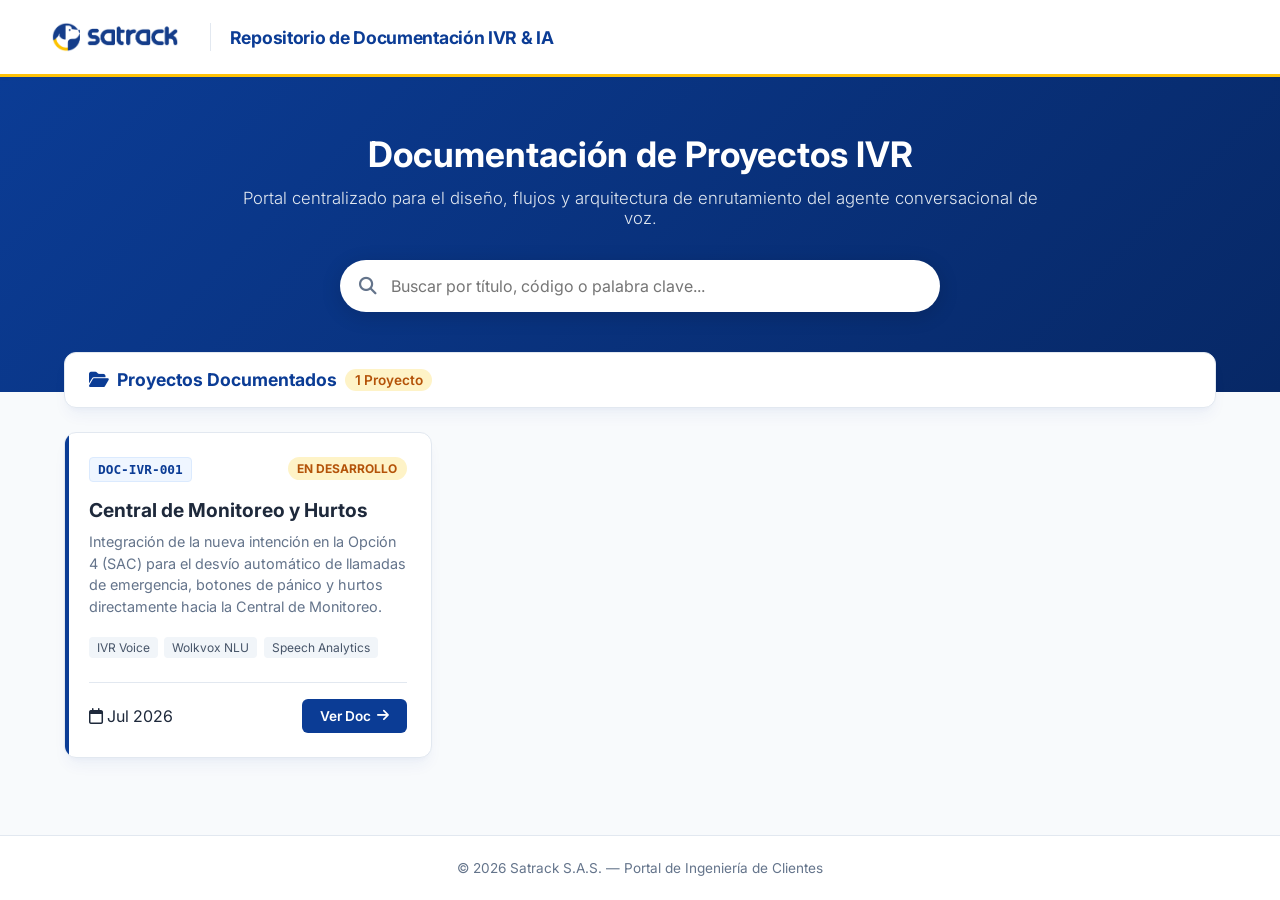
<file: index.html>
<!DOCTYPE html>
<html lang="es">
<head>
    <meta charset="UTF-8">
    <meta name="viewport" content="width=device-width, initial-scale=1.0">
    <title>Portal de Documentación IVR - Satrack</title>
    <!-- Google Fonts & Font Awesome Icons -->
    <link href="https://fonts.googleapis.com/css2?family=Inter:wght@300;400;500;600;700&display=swap" rel="stylesheet">
    <link rel="stylesheet" href="https://cdnjs.cloudflare.com/ajax/libs/font-awesome/6.4.0/css/all.min.css">
    <style>
        :root {
            --satrack-blue: #0B3C95;
            --satrack-blue-dark: #072866;
            --satrack-yellow: #FEC208;
            --bg-light: #F8FAFC;
            --card-bg: #FFFFFF;
            --text-main: #1E293B;
            --text-muted: #64748B;
            --border-color: #E2E8F0;
            --shadow: 0 10px 15px -3px rgba(11, 60, 149, 0.05), 0 4px 6px -4px rgba(11, 60, 149, 0.05);
            --shadow-hover: 0 20px 25px -5px rgba(11, 60, 149, 0.12), 0 8px 10px -6px rgba(11, 60, 149, 0.08);
        }

        * {
            box-sizing: border-box;
            margin: 0;
            padding: 0;
            font-family: 'Inter', sans-serif;
        }

        body {
            background-color: var(--bg-light);
            color: var(--text-main);
            min-height: 100vh;
            display: flex;
            flex-direction: column;
        }

        /* Header / Navbar */
        header {
            background-color: var(--card-bg);
            border-bottom: 3px solid var(--satrack-yellow);
            box-shadow: 0 2px 4px rgba(0,0,0,0.02);
            padding: 1rem 2rem;
            position: sticky;
            top: 0;
            z-index: 100;
        }

        .navbar {
            max-width: 1200px;
            margin: 0 auto;
            display: flex;
            justify-content: space-between;
            align-items: center;
        }

        .brand-container {
            display: flex;
            align-items: center;
            gap: 1.2rem;
        }

        .logo-img {
            height: 42px;
            width: auto;
            object-fit: contain;
        }

        .divider {
            height: 28px;
            width: 1px;
            background-color: var(--border-color);
        }

        .portal-title {
            font-size: 1.1rem;
            font-weight: 700;
            color: var(--satrack-blue);
            letter-spacing: -0.3px;
        }

        /* Hero / Banner Principal */
        .hero {
            background: linear-gradient(135deg, var(--satrack-blue) 0%, var(--satrack-blue-dark) 100%);
            color: white;
            padding: 3.5rem 2rem 5rem 2rem;
            text-align: center;
        }

        .hero-content {
            max-width: 800px;
            margin: 0 auto;
        }

        .hero h1 {
            font-size: 2.2rem;
            font-weight: 700;
            margin-bottom: 0.8rem;
        }

        .hero p {
            font-size: 1.05rem;
            color: #E2E8F0;
            font-weight: 300;
            margin-bottom: 2rem;
        }

        /* Buscador en tiempo real */
        .search-container {
            max-width: 600px;
            margin: 0 auto;
            position: relative;
        }

        .search-input {
            width: 100%;
            padding: 1rem 1.2rem 1rem 3.2rem;
            border-radius: 50px;
            border: none;
            outline: none;
            font-size: 1rem;
            box-shadow: 0 4px 20px rgba(0,0,0,0.15);
            transition: all 0.2s ease;
        }

        .search-input:focus {
            box-shadow: 0 4px 25px rgba(254, 194, 8, 0.4);
        }

        .search-icon {
            position: absolute;
            left: 1.2rem;
            top: 50%;
            transform: translateY(-50%);
            color: var(--text-muted);
            font-size: 1.1rem;
        }

        /* Rejilla de Proyectos */
        main {
            max-width: 1200px;
            margin: -2.5rem auto 3rem auto;
            padding: 0 1.5rem;
            width: 100%;
            flex: 1;
        }

        .controls-bar {
            display: flex;
            justify-content: space-between;
            align-items: center;
            margin-bottom: 1.5rem;
            background: white;
            padding: 1rem 1.5rem;
            border-radius: 12px;
            box-shadow: var(--shadow);
            border: 1px solid var(--border-color);
        }

        .section-title {
            font-size: 1.1rem;
            font-weight: 700;
            color: var(--satrack-blue);
            display: flex;
            align-items: center;
            gap: 0.5rem;
        }

        .badge-count {
            background-color: #FEF3C7;
            color: #B45309;
            font-size: 0.85rem;
            padding: 0.2rem 0.6rem;
            border-radius: 20px;
            font-weight: 600;
        }

        .projects-grid {
            display: grid;
            grid-template-columns: repeat(auto-fill, minmax(340px, 1fr));
            gap: 1.5rem;
        }

        .project-card {
            background-color: var(--card-bg);
            border-radius: 12px;
            border: 1px solid var(--border-color);
            box-shadow: var(--shadow);
            padding: 1.5rem;
            display: flex;
            flex-direction: column;
            justify-content: space-between;
            transition: all 0.3s cubic-bezier(0.4, 0, 0.2, 1);
            position: relative;
            overflow: hidden;
        }

        .project-card::before {
            content: '';
            position: absolute;
            top: 0;
            left: 0;
            width: 4px;
            height: 100%;
            background-color: var(--satrack-blue);
            transition: all 0.3s ease;
        }

        .project-card:hover {
            transform: translateY(-5px);
            box-shadow: var(--shadow-hover);
        }

        .project-card:hover::before {
            background-color: var(--satrack-yellow);
            width: 6px;
        }

        .card-header {
            display: flex;
            justify-content: space-between;
            align-items: flex-start;
            margin-bottom: 1rem;
        }

        .doc-code {
            font-family: monospace;
            font-size: 0.8rem;
            font-weight: 700;
            color: var(--satrack-blue);
            background-color: #EFF6FF;
            padding: 0.25rem 0.5rem;
            border-radius: 4px;
            border: 1px solid #DBEAFE;
        }

        .status-badge {
            font-size: 0.75rem;
            font-weight: 700;
            padding: 0.25rem 0.6rem;
            border-radius: 20px;
            text-transform: uppercase;
        }

        .status-dev {
            background-color: #FEF3C7;
            color: #B45309;
        }

        .card-title {
            font-size: 1.2rem;
            font-weight: 700;
            color: var(--text-main);
            margin-bottom: 0.5rem;
            line-height: 1.3;
        }

        .card-description {
            font-size: 0.9rem;
            color: var(--text-muted);
            margin-bottom: 1.2rem;
            line-height: 1.5;
        }

        .card-tags {
            display: flex;
            flex-wrap: wrap;
            gap: 0.4rem;
            margin-bottom: 1.5rem;
        }

        .tag {
            font-size: 0.75rem;
            background-color: #F1F5F9;
            color: #475569;
            padding: 0.2rem 0.5rem;
            border-radius: 4px;
        }

        .card-footer {
            border-top: 1px solid var(--border-color);
            padding-top: 1rem;
            display: flex;
            justify-content: space-between;
            align-items: center;
        }

        .btn-view {
            display: inline-flex;
            align-items: center;
            gap: 0.4rem;
            background-color: var(--satrack-blue);
            color: white;
            padding: 0.55rem 1.1rem;
            border-radius: 6px;
            text-decoration: none;
            font-size: 0.85rem;
            font-weight: 600;
            transition: all 0.2s ease;
        }

        .btn-view:hover {
            background-color: var(--satrack-blue-dark);
            color: var(--satrack-yellow);
        }

        footer {
            background-color: white;
            border-top: 1px solid var(--border-color);
            text-align: center;
            padding: 1.5rem;
            color: var(--text-muted);
            font-size: 0.85rem;
            margin-top: auto;
        }
    </style>
</head>
<body>

    <!-- Header / Navbar -->
    <header>
        <div class="navbar">
            <div class="brand-container">
                <!-- Sube el archivo de imagen del logo a tu repositorio de GitHub como 'logo.png' -->
                <img src="logo.png" alt="Satrack Logo" class="logo-img">
                <div class="divider"></div>
                <span class="portal-title">Repositorio de Documentación IVR & IA</span>
            </div>
        </div>
    </header>

    <!-- Banner de Encabezado -->
    <section class="hero">
        <div class="hero-content">
            <h1>Documentación de Proyectos IVR</h1>
            <p>Portal centralizado para el diseño, flujos y arquitectura de enrutamiento del agente conversacional de voz.</p>
            
            <div class="search-container">
                <i class="fa-solid fa-magnifying-glass search-icon"></i>
                <input type="text" id="searchInput" class="search-input" placeholder="Buscar por título, código o palabra clave..." onkeyup="filterProjects()">
            </div>
        </div>
    </section>

    <!-- Listado de Proyectos -->
    <main>
        <div class="controls-bar">
            <div class="section-title">
                <i class="fa-solid fa-folder-open"></i> Proyectos Documentados
                <span class="badge-count" id="projectCount">1 Proyecto</span>
            </div>
        </div>

        <div class="projects-grid" id="projectsGrid">

            <!-- TARJETA PROYECTO 1 -->
            <div class="project-card" data-keywords="monitoreo hurtos ivr opcion 4 sac wolkvox nlu alarma pánico">
                <div>
                    <div class="card-header">
                        <span class="doc-code">DOC-IVR-001</span>
                        <span class="status-badge status-dev">En Desarrollo</span>
                    </div>
                    <h2 class="card-title">Central de Monitoreo y Hurtos</h2>
                    <p class="card-description">
                        Integración de la nueva intención en la Opción 4 (SAC) para el desvío automático de llamadas de emergencia, botones de pánico y hurtos directamente hacia la Central de Monitoreo.
                    </p>
                    <div class="card-tags">
                        <span class="tag">IVR Voice</span>
                        <span class="tag">Wolkvox NLU</span>
                        <span class="tag">Speech Analytics</span>
                    </div>
                </div>
                <div class="card-footer">
                    <span class="meta-date"><i class="fa-regular fa-calendar"></i> Jul 2026</span>
                    <!-- Apunta exactamente al nombre del HTML de la documentación del proyecto -->
                    <a href="documentacion_ivr_satrack.html" class="btn-view" target="_blank">
                        Ver Doc <i class="fa-solid fa-arrow-right"></i>
                    </a>
                </div>
            </div>

        </div>
    </main>

    <footer>
        <p>&copy; 2026 Satrack S.A.S. — Portal de Ingeniería de Clientes</p>
    </footer>

    <!-- Script de Filtro Interactivo -->
    <script>
        function filterProjects() {
            const input = document.getElementById('searchInput').value.toLowerCase();
            const grid = document.getElementById('projectsGrid');
            const cards = grid.getElementsByClassName('project-card');
            let visibleCount = 0;

            for (let i = 0; i < cards.length; i++) {
                const card = cards[i];
                const title = card.querySelector('.card-title').innerText.toLowerCase();
                const code = card.querySelector('.doc-code').innerText.toLowerCase();
                const description = card.querySelector('.card-description').innerText.toLowerCase();
                const keywords = card.getAttribute('data-keywords') || '';

                if (title.includes(input) || code.includes(input) || description.includes(input) || keywords.includes(input)) {
                    card.style.display = "flex";
                    visibleCount++;
                } else {
                    card.style.display = "none";
                }
            }
            document.getElementById('projectCount').innerText = `${visibleCount} Proyecto${visibleCount !== 1 ? 's' : ''}`;
        }
    </script>
</body>
</html>
</file>
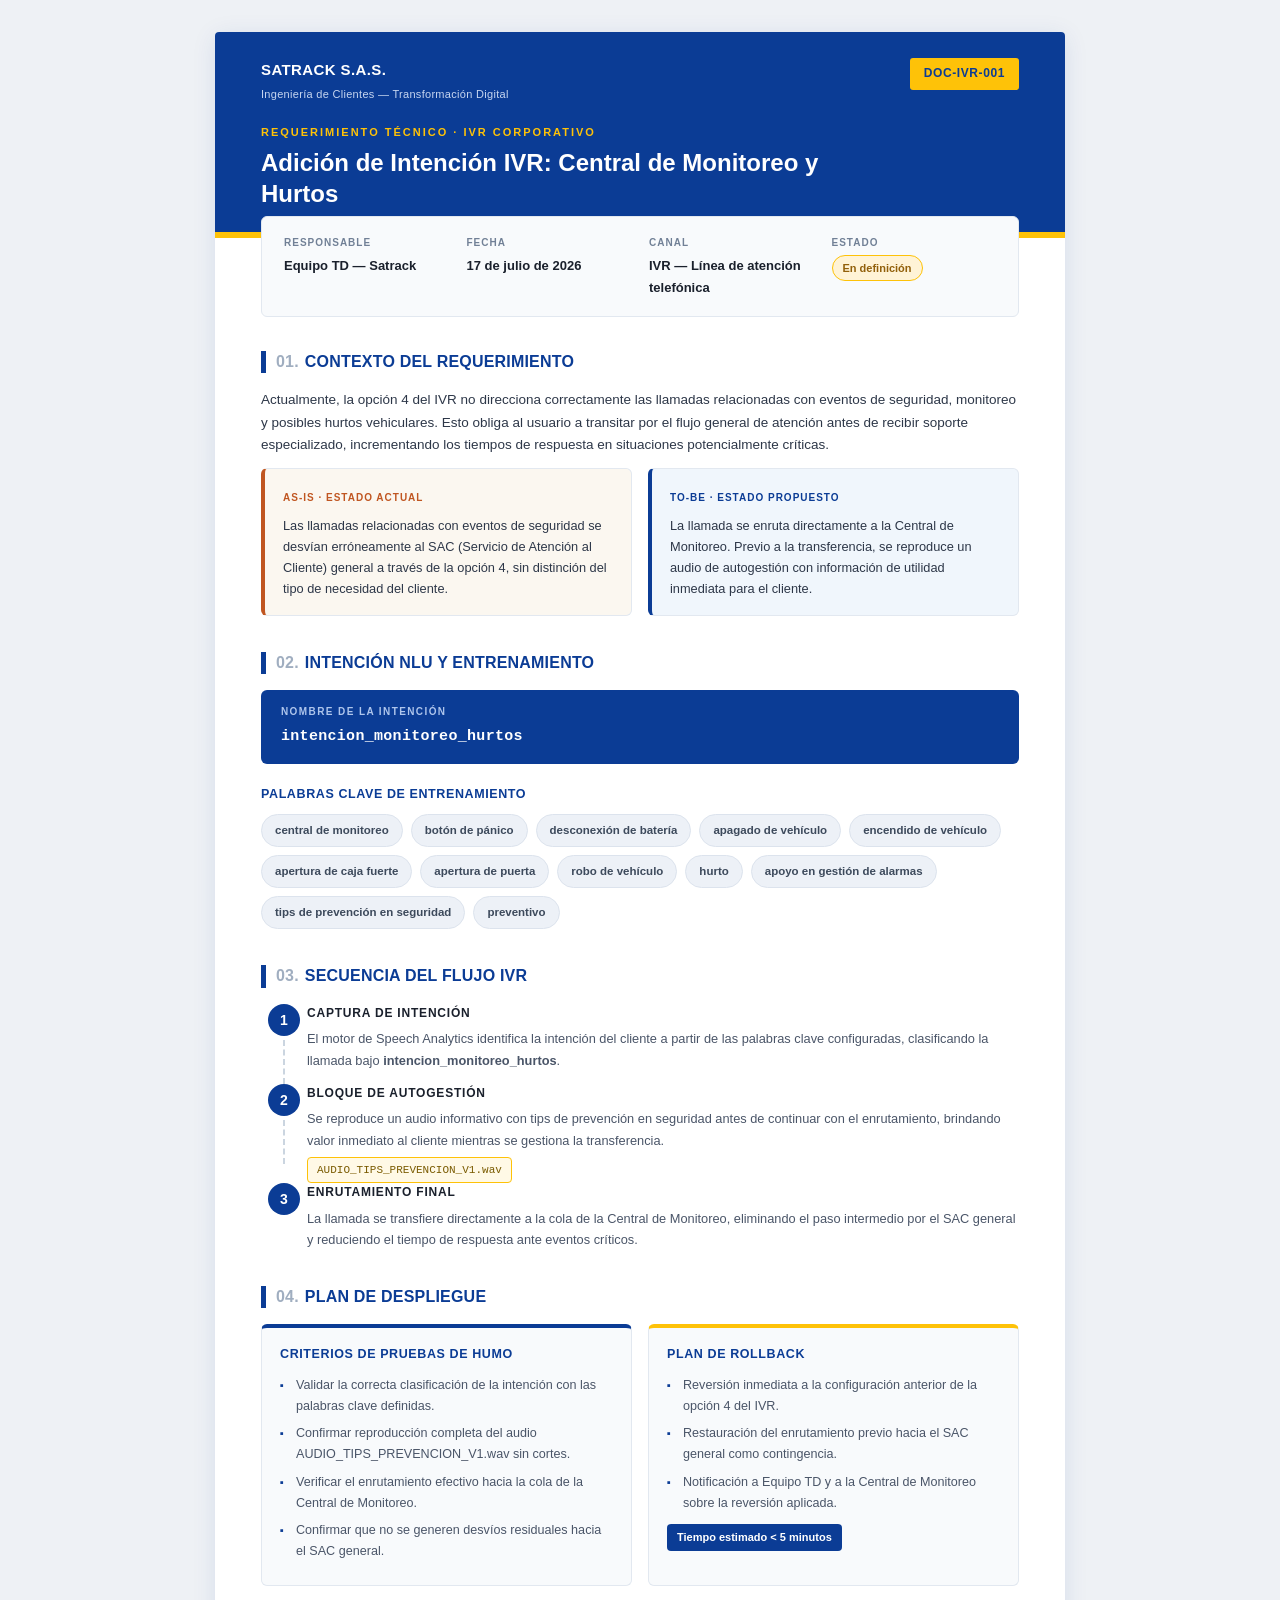
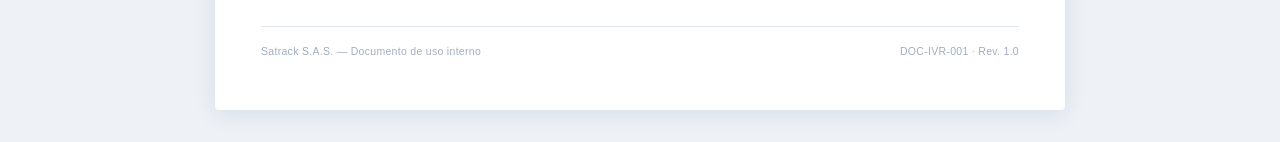
<file: DOC-IVR-001-Central-Monitoreo-Hurtos.html>
<!DOCTYPE html>
<html lang="es">
<head>
<meta charset="UTF-8">
<meta name="viewport" content="width=device-width, initial-scale=1.0">
<title>DOC-IVR-001 — Adición de Intención IVR: Central de Monitoreo y Hurtos</title>
<style>

  /* ==========================================================================
     RESET Y BASE
     ========================================================================== */
  * {
    margin: 0;
    padding: 0;
    box-sizing: border-box;
  }

  html {
    -webkit-font-smoothing: antialiased;
  }

  body {
    font-family: "Helvetica Neue", Helvetica, Arial, "Segoe UI", sans-serif;
    background-color: #EEF1F5;
    color: #2D3748;
    line-height: 1.65;
    font-size: 14px;
  }

  /* ==========================================================================
     CONFIGURACIÓN DE IMPRESIÓN / PDF (A4)
     ========================================================================== */
  @page {
    size: A4;
    margin: 14mm 12mm;
  }

  @media print {
    body {
      background-color: #FFFFFF;
    }
    .page-shell {
      box-shadow: none !important;
      margin: 0 !important;
      max-width: 100% !important;
      border-radius: 0 !important;
    }
    .no-print {
      display: none !important;
    }
    .timeline-step, .meta-panel, .section, .deploy-card {
      break-inside: avoid;
    }
    a {
      text-decoration: none;
      color: inherit;
    }
  }

  /* ==========================================================================
     CONTENEDOR PRINCIPAL
     ========================================================================== */
  .page-shell {
    max-width: 850px;
    margin: 32px auto;
    background: #FFFFFF;
    box-shadow: 0 4px 24px rgba(11, 60, 149, 0.10);
    border-radius: 4px;
    overflow: hidden;
  }

  .page-inner {
    padding: 0 46px 50px 46px;
  }

  /* ==========================================================================
     MEMBRETE / ENCABEZADO FORMAL
     ========================================================================== */
  .letterhead {
    background: #0B3C95;
    padding: 26px 46px 22px 46px;
    position: relative;
    border-bottom: 6px solid #FEC208;
  }

  .letterhead-top {
    display: flex;
    justify-content: space-between;
    align-items: flex-start;
    margin-bottom: 22px;
  }

  .company-block {
    color: #FFFFFF;
  }

  .company-name {
    font-size: 15px;
    font-weight: 700;
    letter-spacing: 0.4px;
  }

  .company-sub {
    font-size: 11px;
    color: #C7D6F0;
    margin-top: 2px;
    letter-spacing: 0.3px;
  }

  .doc-badge {
    background: #FEC208;
    color: #0B3C95;
    font-weight: 700;
    font-size: 12px;
    letter-spacing: 0.6px;
    padding: 6px 14px;
    border-radius: 3px;
    white-space: nowrap;
  }

  .doc-title {
    color: #FFFFFF;
    font-size: 24px;
    font-weight: 700;
    line-height: 1.3;
    max-width: 640px;
  }

  .doc-title-eyebrow {
    display: block;
    font-size: 11px;
    font-weight: 600;
    letter-spacing: 2px;
    text-transform: uppercase;
    color: #FEC208;
    margin-bottom: 8px;
  }

  /* ==========================================================================
     TABLA DE METADATOS
     ========================================================================== */
  .meta-panel {
    margin-top: -22px;
    margin-bottom: 34px;
    background: #F8FAFC;
    border: 1px solid #E2E8F0;
    border-radius: 6px;
    padding: 18px 22px;
    display: grid;
    grid-template-columns: repeat(4, 1fr);
    gap: 18px;
    position: relative;
    z-index: 2;
  }

  .meta-item {
    display: flex;
    flex-direction: column;
    gap: 4px;
  }

  .meta-label {
    font-size: 10px;
    text-transform: uppercase;
    letter-spacing: 1px;
    color: #718096;
    font-weight: 700;
  }

  .meta-value {
    font-size: 13px;
    color: #1A202C;
    font-weight: 600;
  }

  .status-badge {
    display: inline-block;
    background: #FFF3D6;
    color: #92600A;
    border: 1px solid #FEC208;
    font-size: 11px;
    font-weight: 700;
    padding: 3px 10px;
    border-radius: 20px;
    width: fit-content;
  }

  /* ==========================================================================
     SECCIONES / TIPOGRAFÍA DE CONTENIDO
     ========================================================================== */
  .section {
    margin-bottom: 36px;
  }

  h2 {
    font-size: 16px;
    color: #0B3C95;
    font-weight: 700;
    letter-spacing: 0.2px;
    text-transform: uppercase;
    border-left: 5px solid #0B3C95;
    padding-left: 10px;
    line-height: 1.4;
    margin-bottom: 16px;
  }

  h3 {
    font-size: 12.5px;
    font-weight: 700;
    color: #0B3C95;
    text-transform: uppercase;
    letter-spacing: 0.6px;
    margin-bottom: 8px;
  }

  p {
    color: #2D3748;
    font-size: 13.5px;
    margin-bottom: 10px;
  }

  .section-number {
    color: #A0AEC0;
    font-weight: 700;
    margin-right: 6px;
  }

  /* ==========================================================================
     BLOQUE CONTEXTO — AS-IS / TO-BE
     ========================================================================== */
  .context-grid {
    display: grid;
    grid-template-columns: 1fr 1fr;
    gap: 16px;
    margin-top: 12px;
  }

  .context-card {
    border-radius: 6px;
    padding: 16px 18px;
    border: 1px solid #E2E8F0;
  }

  .context-card.as-is {
    background: #FBF7F0;
    border-left: 4px solid #C05621;
  }

  .context-card.to-be {
    background: #F0F6FC;
    border-left: 4px solid #0B3C95;
  }

  .context-tag {
    font-size: 10px;
    font-weight: 700;
    letter-spacing: 1px;
    text-transform: uppercase;
    margin-bottom: 8px;
    display: inline-block;
  }

  .context-card.as-is .context-tag { color: #C05621; }
  .context-card.to-be .context-tag { color: #0B3C95; }

  .context-card p {
    font-size: 12.8px;
    margin-bottom: 0;
  }

  .context-arrow-row {
    text-align: center;
    color: #A0AEC0;
    font-size: 11px;
    font-weight: 700;
    letter-spacing: 1px;
    margin: 10px 0 2px 0;
  }

  /* ==========================================================================
     BLOQUE NLU / INTENCIÓN
     ========================================================================== */
  .intent-box {
    background: #0B3C95;
    color: #FFFFFF;
    border-radius: 6px;
    padding: 14px 20px;
    display: flex;
    align-items: center;
    justify-content: space-between;
    margin-bottom: 20px;
  }

  .intent-label {
    font-size: 10px;
    text-transform: uppercase;
    letter-spacing: 1.4px;
    color: #AEC5EC;
    font-weight: 700;
    margin-bottom: 4px;
  }

  .intent-name {
    font-family: "Courier New", Courier, monospace;
    font-size: 15px;
    font-weight: 700;
    letter-spacing: 0.3px;
  }

  /* ==========================================================================
     NUBE DE ETIQUETAS (KEYWORDS)
     ========================================================================== */
  .tag-cloud {
    display: flex;
    flex-wrap: wrap;
    gap: 8px;
    margin-top: 10px;
  }

  .tag-pill {
    background: #EDF1F7;
    border: 1px solid #DCE3ED;
    color: #3D4A5C;
    font-size: 11.5px;
    font-weight: 600;
    padding: 6px 13px;
    border-radius: 20px;
    white-space: nowrap;
  }

  /* ==========================================================================
     LÍNEA DE TIEMPO / SECUENCIA DEL IVR
     (construida con tablas para máxima compatibilidad con render de PDF)
     ========================================================================== */
  .timeline-table {
    width: 100%;
    border-collapse: collapse;
  }

  .timeline-table td {
    vertical-align: top;
    padding: 0;
  }

  .tl-connector-cell {
    width: 46px;
    text-align: center;
  }

  .tl-circle {
    width: 32px;
    height: 32px;
    border-radius: 50%;
    background: #0B3C95;
    color: #FFFFFF;
    font-weight: 700;
    font-size: 14px;
    text-align: center;
    line-height: 32px;
    margin: 0 auto;
  }

  .tl-line {
    width: 2px;
    height: 44px;
    margin: 4px auto 0 auto;
    border-left: 2px dashed #CBD5E0;
  }

  .tl-content-cell {
    padding: 2px 0 30px 16px;
  }

  .tl-step-title {
    font-size: 12px;
    font-weight: 700;
    letter-spacing: 0.8px;
    text-transform: uppercase;
    color: #1A202C;
    margin-bottom: 5px;
  }

  .tl-step-desc {
    font-size: 12.8px;
    color: #4A5568;
  }

  .tl-audio-tag {
    display: inline-block;
    margin-top: 6px;
    background: #FFF9E6;
    border: 1px solid #FEC208;
    color: #7A5B00;
    font-family: "Courier New", Courier, monospace;
    font-size: 11px;
    padding: 3px 9px;
    border-radius: 4px;
  }

  /* ==========================================================================
     PLAN DE DESPLIEGUE
     ========================================================================== */
  .deploy-grid {
    display: grid;
    grid-template-columns: 1fr 1fr;
    gap: 16px;
  }

  .deploy-card {
    background: #F8FAFC;
    border: 1px solid #E2E8F0;
    border-radius: 6px;
    padding: 16px 18px;
  }

  .deploy-card.rollback {
    border-top: 4px solid #FEC208;
  }

  .deploy-card.smoke {
    border-top: 4px solid #0B3C95;
  }

  .deploy-card h3 {
    margin-bottom: 10px;
  }

  .deploy-card ul {
    list-style: none;
    padding: 0;
  }

  .deploy-card li {
    font-size: 12.6px;
    color: #4A5568;
    padding-left: 16px;
    position: relative;
    margin-bottom: 7px;
  }

  .deploy-card li::before {
    content: "▪";
    color: #0B3C95;
    position: absolute;
    left: 0;
    font-size: 11px;
    top: 1px;
  }

  .rollback-time {
    display: inline-block;
    margin-top: 4px;
    background: #0B3C95;
    color: #FFFFFF;
    font-size: 11px;
    font-weight: 700;
    padding: 4px 10px;
    border-radius: 4px;
  }

  /* ==========================================================================
     PIE DE PÁGINA DEL DOCUMENTO
     ========================================================================== */
  .doc-footer {
    margin-top: 40px;
    padding-top: 16px;
    border-top: 1px solid #E2E8F0;
    display: flex;
    justify-content: space-between;
    font-size: 10.5px;
    color: #A0AEC0;
    letter-spacing: 0.3px;
  }

</style>
</head>
<body>

<div class="page-shell">

  <!-- ============================================================
       MEMBRETE CORPORATIVO
       ============================================================ -->
  <header class="letterhead">
    <div class="letterhead-top">
      <div class="company-block">
        <div class="company-name">SATRACK S.A.S.</div>
        <div class="company-sub">Ingeniería de Clientes — Transformación Digital</div>
      </div>
      <div class="doc-badge">DOC-IVR-001</div>
    </div>
    <h1 class="doc-title">
      <span class="doc-title-eyebrow">Requerimiento Técnico · IVR Corporativo</span>
      Adición de Intención IVR: Central de Monitoreo y Hurtos
    </h1>
  </header>

  <div class="page-inner">

    <!-- ============================================================
         TABLA DE METADATOS
         ============================================================ -->
    <section class="meta-panel">
      <div class="meta-item">
        <span class="meta-label">Responsable</span>
        <span class="meta-value">Equipo TD — Satrack</span>
      </div>
      <div class="meta-item">
        <span class="meta-label">Fecha</span>
        <span class="meta-value">17 de julio de 2026</span>
      </div>
      <div class="meta-item">
        <span class="meta-label">Canal</span>
        <span class="meta-value">IVR — Línea de atención telefónica</span>
      </div>
      <div class="meta-item">
        <span class="meta-label">Estado</span>
        <span class="status-badge">En definición</span>
      </div>
    </section>

    <!-- ============================================================
         1. CONTEXTO
         ============================================================ -->
    <section class="section">
      <h2><span class="section-number">01.</span>Contexto del Requerimiento</h2>
      <p>
        Actualmente, la opción 4 del IVR no direcciona correctamente las llamadas relacionadas con
        eventos de seguridad, monitoreo y posibles hurtos vehiculares. Esto obliga al usuario a transitar
        por el flujo general de atención antes de recibir soporte especializado, incrementando los tiempos
        de respuesta en situaciones potencialmente críticas.
      </p>

      <div class="context-grid">
        <div class="context-card as-is">
          <span class="context-tag">As-Is · Estado Actual</span>
          <p>
            Las llamadas relacionadas con eventos de seguridad se desvían erróneamente al SAC
            (Servicio de Atención al Cliente) general a través de la opción 4, sin distinción del tipo
            de necesidad del cliente.
          </p>
        </div>
        <div class="context-card to-be">
          <span class="context-tag">To-Be · Estado Propuesto</span>
          <p>
            La llamada se enruta directamente a la Central de Monitoreo. Previo a la transferencia,
            se reproduce un audio de autogestión con información de utilidad inmediata para el cliente.
          </p>
        </div>
      </div>
    </section>

    <!-- ============================================================
         2. INTENCIÓN NLU Y PALABRAS CLAVE
         ============================================================ -->
    <section class="section">
      <h2><span class="section-number">02.</span>Intención NLU y Entrenamiento</h2>

      <div class="intent-box">
        <div>
          <div class="intent-label">Nombre de la intención</div>
          <div class="intent-name">intencion_monitoreo_hurtos</div>
        </div>
      </div>

      <h3>Palabras clave de entrenamiento</h3>
      <div class="tag-cloud">
        <span class="tag-pill">central de monitoreo</span>
        <span class="tag-pill">botón de pánico</span>
        <span class="tag-pill">desconexión de batería</span>
        <span class="tag-pill">apagado de vehículo</span>
        <span class="tag-pill">encendido de vehículo</span>
        <span class="tag-pill">apertura de caja fuerte</span>
        <span class="tag-pill">apertura de puerta</span>
        <span class="tag-pill">robo de vehículo</span>
        <span class="tag-pill">hurto</span>
        <span class="tag-pill">apoyo en gestión de alarmas</span>
        <span class="tag-pill">tips de prevención en seguridad</span>
        <span class="tag-pill">preventivo</span>
      </div>
    </section>

    <!-- ============================================================
         3. SECUENCIA DEL FLUJO IVR
         ============================================================ -->
    <section class="section">
      <h2><span class="section-number">03.</span>Secuencia del Flujo IVR</h2>

      <table class="timeline-table">
        <tr>
          <td class="tl-connector-cell">
            <div class="tl-circle">1</div>
            <div class="tl-line"></div>
          </td>
          <td class="tl-content-cell">
            <div class="tl-step-title">Captura de Intención</div>
            <div class="tl-step-desc">
              El motor de Speech Analytics identifica la intención del cliente a partir de las
              palabras clave configuradas, clasificando la llamada bajo
              <strong>intencion_monitoreo_hurtos</strong>.
            </div>
          </td>
        </tr>
        <tr>
          <td class="tl-connector-cell">
            <div class="tl-circle">2</div>
            <div class="tl-line"></div>
          </td>
          <td class="tl-content-cell">
            <div class="tl-step-title">Bloque de Autogestión</div>
            <div class="tl-step-desc">
              Se reproduce un audio informativo con tips de prevención en seguridad antes de continuar
              con el enrutamiento, brindando valor inmediato al cliente mientras se gestiona la transferencia.
            </div>
            <div class="tl-audio-tag">AUDIO_TIPS_PREVENCION_V1.wav</div>
          </td>
        </tr>
        <tr>
          <td class="tl-connector-cell">
            <div class="tl-circle">3</div>
          </td>
          <td class="tl-content-cell">
            <div class="tl-step-title">Enrutamiento Final</div>
            <div class="tl-step-desc">
              La llamada se transfiere directamente a la cola de la Central de Monitoreo, eliminando
              el paso intermedio por el SAC general y reduciendo el tiempo de respuesta ante eventos críticos.
            </div>
          </td>
        </tr>
      </table>
    </section>

    <!-- ============================================================
         4. PLAN DE DESPLIEGUE
         ============================================================ -->
    <section class="section">
      <h2><span class="section-number">04.</span>Plan de Despliegue</h2>

      <div class="deploy-grid">
        <div class="deploy-card smoke">
          <h3>Criterios de Pruebas de Humo</h3>
          <ul>
            <li>Validar la correcta clasificación de la intención con las palabras clave definidas.</li>
            <li>Confirmar reproducción completa del audio AUDIO_TIPS_PREVENCION_V1.wav sin cortes.</li>
            <li>Verificar el enrutamiento efectivo hacia la cola de la Central de Monitoreo.</li>
            <li>Confirmar que no se generen desvíos residuales hacia el SAC general.</li>
          </ul>
        </div>
        <div class="deploy-card rollback">
          <h3>Plan de Rollback</h3>
          <ul>
            <li>Reversión inmediata a la configuración anterior de la opción 4 del IVR.</li>
            <li>Restauración del enrutamiento previo hacia el SAC general como contingencia.</li>
            <li>Notificación a Equipo TD y a la Central de Monitoreo sobre la reversión aplicada.</li>
          </ul>
          <span class="rollback-time">Tiempo estimado &lt; 5 minutos</span>
        </div>
      </div>
    </section>

    <!-- ============================================================
         PIE DE PÁGINA
         ============================================================ -->
    <footer class="doc-footer">
      <span>Satrack S.A.S. — Documento de uso interno</span>
      <span>DOC-IVR-001 · Rev. 1.0</span>
    </footer>

  </div>
</div>

</body>
</html>
</file>
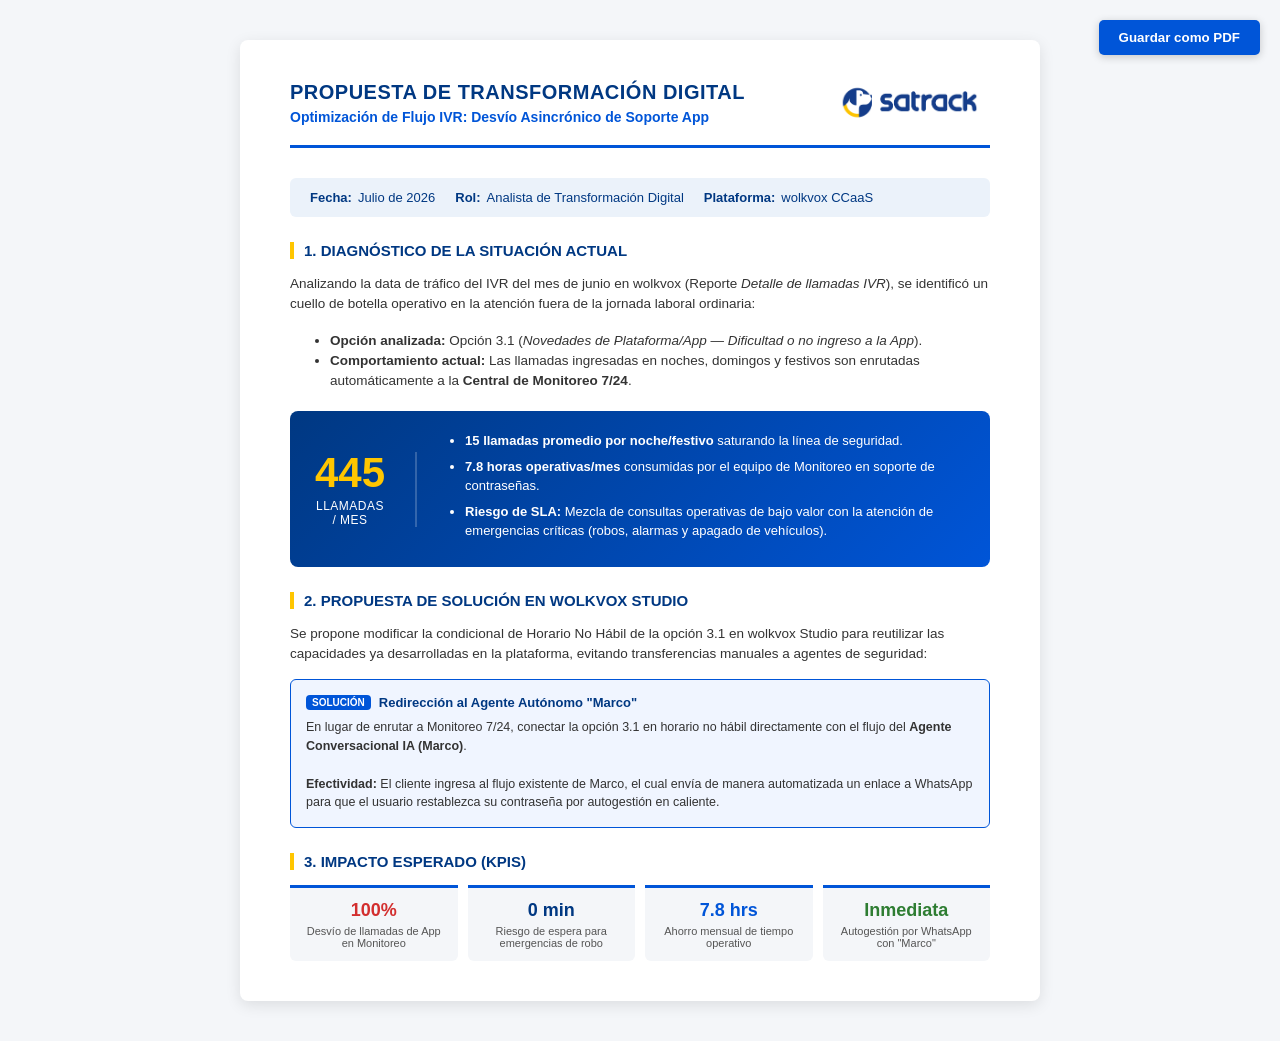
<file: Propuest1.html>
<!DOCTYPE html>
<html lang="es">
<head>
    <meta charset="UTF-8">
    <meta name="viewport" content="width=device-width, initial-scale=1.0">
    <title>Propuesta de Transformación Digital - Satrack</title>
    <style>
        :root {
            --azul-oscuro: #003882;
            --azul-marca: #0055D8;
            --amarillo-marca: #FFC600;
            --gris-fondo: #F4F6F9;
            --gris-texto: #333333;
            --blanco: #FFFFFF;
        }

        body {
            font-family: 'Segoe UI', Arial, sans-serif;
            background-color: var(--gris-fondo);
            color: var(--gris-texto);
            margin: 0;
            padding: 40px 20px;
            display: flex;
            justify-content: center;
        }

        .page {
            background-color: var(--blanco);
            width: 800px;
            padding: 40px 50px;
            box-shadow: 0 4px 15px rgba(0, 0, 0, 0.1);
            border-radius: 8px;
            box-sizing: border-box;
            position: relative;
        }

        .header {
            display: flex;
            justify-content: space-between;
            align-items: center;
            border-bottom: 3px solid var(--azul-marca);
            padding-bottom: 20px;
            margin-bottom: 30px;
        }

        .header-title h1 {
            color: var(--azul-oscuro);
            font-size: 20px;
            margin: 0;
            text-transform: uppercase;
            letter-spacing: 0.5px;
        }

        .header-title h2 {
            color: var(--azul-marca);
            font-size: 14px;
            margin: 5px 0 0 0;
            font-weight: 600;
        }

        .logo {
            height: 45px;
        }

        .meta-info {
            display: flex;
            gap: 20px;
            background-color: #EBF2FA;
            padding: 12px 20px;
            border-radius: 6px;
            font-size: 13px;
            color: var(--azul-oscuro);
            margin-bottom: 25px;
            font-weight: 500;
        }

        .meta-item {
            display: flex;
            align-items: center;
            gap: 6px;
        }

        .section-title {
            color: var(--azul-oscuro);
            font-size: 15px;
            font-weight: 700;
            text-transform: uppercase;
            border-left: 4px solid var(--amarillo-marca);
            padding-left: 10px;
            margin: 25px 0 15px 0;
        }

        p, li {
            font-size: 13.5px;
            line-height: 1.5;
        }

        /* Módulo de Datos */
        .data-card {
            background: linear-gradient(135deg, var(--azul-oscuro), var(--azul-marca));
            color: var(--blanco);
            border-radius: 8px;
            padding: 20px 25px;
            display: flex;
            align-items: center;
            justify-content: space-between;
            margin: 20px 0;
        }

        .data-metric {
            text-align: center;
            border-right: 2px solid rgba(255, 255, 255, 0.2);
            padding-right: 30px;
        }

        .data-metric .number {
            font-size: 42px;
            font-weight: 800;
            color: var(--amarillo-marca);
            line-height: 1;
        }

        .data-metric .label {
            font-size: 12px;
            text-transform: uppercase;
            letter-spacing: 0.5px;
            margin-top: 5px;
        }

        .data-details {
            flex-grow: 1;
            padding-left: 30px;
        }

        .data-details ul {
            margin: 0;
            padding-left: 18px;
        }

        .data-details li {
            margin-bottom: 6px;
            font-size: 13px;
        }

        /* Propuestas / Fases */
        .fases-container {
            display: flex;
            gap: 15px;
            margin-top: 15px;
        }

        .fase-box {
            flex: 1;
            border: 1px solid #D0D7DE;
            border-radius: 6px;
            padding: 15px;
            background-color: #FAFAFA;
        }

        .fase-box.highlight {
            border-color: var(--azul-marca);
            background-color: #F0F5FF;
        }

        .fase-header {
            font-weight: 700;
            font-size: 13px;
            color: var(--azul-oscuro);
            margin-bottom: 8px;
            display: flex;
            align-items: center;
            gap: 8px;
        }

        .badge {
            background-color: var(--amarillo-marca);
            color: var(--azul-oscuro);
            font-size: 10px;
            padding: 2px 6px;
            border-radius: 4px;
            font-weight: 800;
        }

        .badge-blue {
            background-color: var(--azul-marca);
            color: var(--blanco);
            font-size: 10px;
            padding: 2px 6px;
            border-radius: 4px;
            font-weight: 800;
        }

        /* KPIs */
        .kpi-grid {
            display: grid;
            grid-template-columns: repeat(4, 1fr);
            gap: 10px;
            margin-top: 15px;
        }

        .kpi-card {
            background-color: #F4F6F9;
            border-top: 3px solid var(--azul-marca);
            padding: 12px;
            text-align: center;
            border-radius: 0 0 6px 6px;
        }

        .kpi-card .value {
            font-size: 18px;
            font-weight: 700;
            color: var(--azul-oscuro);
        }

        .kpi-card .desc {
            font-size: 11px;
            color: #555;
            margin-top: 4px;
        }

        .print-btn {
            position: fixed;
            top: 20px;
            right: 20px;
            background-color: var(--azul-marca);
            color: white;
            border: none;
            padding: 10px 20px;
            border-radius: 5px;
            font-weight: 600;
            cursor: pointer;
            box-shadow: 0 2px 8px rgba(0,0,0,0.2);
        }

        .print-btn:hover {
            background-color: var(--azul-oscuro);
        }

        @media print {
            body {
                background-color: white;
                padding: 0;
            }
            .page {
                box-shadow: none;
                width: 100%;
                padding: 0;
            }
            .print-btn {
                display: none;
            }
        }
    </style>
</head>
<body>

    <button class="print-btn" onclick="window.print()">Guardar como PDF</button>

    <div class="page">
        <!-- Encabezado con Logo local -->
        <div class="header">
            <div class="header-title">
                <h1>Propuesta de Transformación Digital</h1>
                <h2>Optimización de Flujo IVR: Desvío Asincrónico de Soporte App</h2>
            </div>
            <!-- Logo Satrack cargado desde imagen PNG -->
            <img src="logo.png" alt="Logo Satrack" class="logo">
        </div>

        <!-- Meta Información -->
        <div class="meta-info">
            <div class="meta-item"><strong>Fecha:</strong> Julio de 2026</div>
            <div class="meta-item"><strong>Rol:</strong> Analista de Transformación Digital</div>
            <div class="meta-item"><strong>Plataforma:</strong> wolkvox CCaaS</div>
        </div>

        <!-- Sección 1 -->
        <div class="section-title">1. Diagnóstico de la Situación Actual</div>
        <p>Analizando la data de tráfico del IVR del mes de junio en wolkvox (Reporte <em>Detalle de llamadas IVR</em>), se identificó un cuello de botella operativo en la atención fuera de la jornada laboral ordinaria:</p>
        <ul>
            <li><strong>Opción analizada:</strong> Opción 3.1 (<em>Novedades de Plataforma/App — Dificultad o no ingreso a la App</em>).</li>
            <li><strong>Comportamiento actual:</strong> Las llamadas ingresadas en noches, domingos y festivos son enrutadas automáticamente a la <strong>Central de Monitoreo 7/24</strong>.</li>
        </ul>

        <!-- Módulo de Datos -->
        <div class="data-card">
            <div class="data-metric">
                <div class="number">445</div>
                <div class="label">Llamadas / Mes</div>
            </div>
            <div class="data-details">
                <ul>
                    <li><strong>15 llamadas promedio por noche/festivo</strong> saturando la línea de seguridad.</li>
                    <li><strong>7.8 horas operativas/mes</strong> consumidas por el equipo de Monitoreo en soporte de contraseñas.</li>
                    <li><strong>Riesgo de SLA:</strong> Mezcla de consultas operativas de bajo valor con la atención de emergencias críticas (robos, alarmas y apagado de vehículos).</li>
                </ul>
            </div>
        </div>

        <!-- Sección 2 -->
        <div class="section-title">2. Propuesta de Solución en wolkvox Studio</div>
        <p>Se propone modificar la condicional de Horario No Hábil de la opción 3.1 en wolkvox Studio para reutilizar las capacidades ya desarrolladas en la plataforma, evitando transferencias manuales a agentes de seguridad:</p>

        <div class="fases-container">
            <div class="fase-box highlight">
                <div class="fase-header">
                    <span class="badge-blue">SOLUCIÓN</span> Redirección al Agente Autónomo "Marco"
                </div>
                <p style="font-size: 12.5px; margin: 0;">
                    En lugar de enrutar a Monitoreo 7/24, conectar la opción 3.1 en horario no hábil directamente con el flujo del <strong>Agente Conversacional IA (Marco)</strong>.
                    <br><br>
                    <strong>Efectividad:</strong> El cliente ingresa al flujo existente de Marco, el cual envía de manera automatizada un enlace a WhatsApp para que el usuario restablezca su contraseña por autogestión en caliente.
                </p>
            </div>
        </div>

        <!-- Sección 3 -->
        <div class="section-title">3. Impacto Esperado (KPIs)</div>
        <div class="kpi-grid">
            <div class="kpi-card">
                <div class="value" style="color: #D32F2F;">100%</div>
                <div class="desc">Desvío de llamadas de App en Monitoreo</div>
            </div>
            <div class="kpi-card">
                <div class="value">0 min</div>
                <div class="desc">Riesgo de espera para emergencias de robo</div>
            </div>
            <div class="kpi-card">
                <div class="value" style="color: #0055D8;">7.8 hrs</div>
                <div class="desc">Ahorro mensual de tiempo operativo</div>
            </div>
            <div class="kpi-card">
                <div class="value" style="color: #2E7D32;">Inmediata</div>
                <div class="desc">Autogestión por WhatsApp con "Marco"</div>
            </div>
        </div>
    </div>

</body>
</html>
</file>
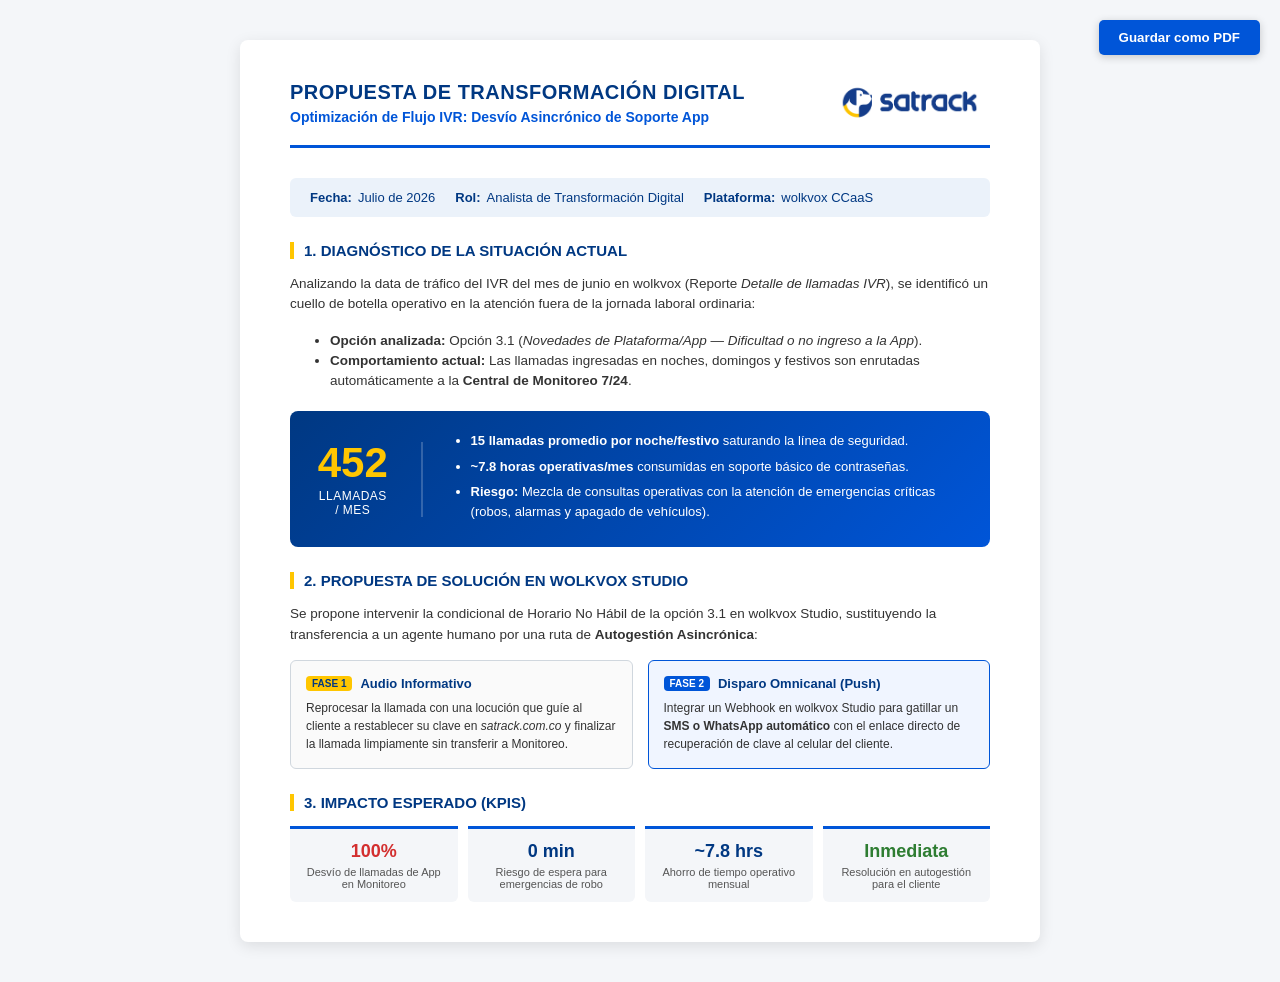
<file: Propuesta1.html>
<!DOCTYPE html>
<html lang="es">
<head>
    <meta charset="UTF-8">
    <meta name="viewport" content="width=device-width, initial-scale=1.0">
    <title>Propuesta de Transformación Digital - Satrack</title>
    <style>
        :root {
            --azul-oscuro: #003882;
            --azul-marca: #0055D8;
            --amarillo-marca: #FFC600;
            --gris-fondo: #F4F6F9;
            --gris-texto: #333333;
            --blanco: #FFFFFF;
        }

        body {
            font-family: 'Segoe UI', Arial, sans-serif;
            background-color: var(--gris-fondo);
            color: var(--gris-texto);
            margin: 0;
            padding: 40px 20px;
            display: flex;
            justify-content: center;
        }

        .page {
            background-color: var(--blanco);
            width: 800px;
            padding: 40px 50px;
            box-shadow: 0 4px 15px rgba(0, 0, 0, 0.1);
            border-radius: 8px;
            box-sizing: border-box;
            position: relative;
        }

        .header {
            display: flex;
            justify-content: space-between;
            align-items: center;
            border-bottom: 3px solid var(--azul-marca);
            padding-bottom: 20px;
            margin-bottom: 30px;
        }

        .header-title h1 {
            color: var(--azul-oscuro);
            font-size: 20px;
            margin: 0;
            text-transform: uppercase;
            letter-spacing: 0.5px;
        }

        .header-title h2 {
            color: var(--azul-marca);
            font-size: 14px;
            margin: 5px 0 0 0;
            font-weight: 600;
        }

        .logo {
            height: 45px;
        }

        .meta-info {
            display: flex;
            gap: 20px;
            background-color: #EBF2FA;
            padding: 12px 20px;
            border-radius: 6px;
            font-size: 13px;
            color: var(--azul-oscuro);
            margin-bottom: 25px;
            font-weight: 500;
        }

        .meta-item {
            display: flex;
            align-items: center;
            gap: 6px;
        }

        .section-title {
            color: var(--azul-oscuro);
            font-size: 15px;
            font-weight: 700;
            text-transform: uppercase;
            border-left: 4px solid var(--amarillo-marca);
            padding-left: 10px;
            margin: 25px 0 15px 0;
        }

        p, li {
            font-size: 13.5px;
            line-height: 1.5;
        }

        /* Module de Datos */
        .data-card {
            background: linear-gradient(135deg, var(--azul-oscuro), var(--azul-marca));
            color: var(--blanco);
            border-radius: 8px;
            padding: 20px 25px;
            display: flex;
            align-items: center;
            justify-content: space-between;
            margin: 20px 0;
        }

        .data-metric {
            text-align: center;
            border-right: 2px solid rgba(255, 255, 255, 0.2);
            padding-right: 30px;
        }

        .data-metric .number {
            font-size: 42px;
            font-weight: 800;
            color: var(--amarillo-marca);
            line-height: 1;
        }

        .data-metric .label {
            font-size: 12px;
            text-transform: uppercase;
            letter-spacing: 0.5px;
            margin-top: 5px;
        }

        .data-details {
            flex-grow: 1;
            padding-left: 30px;
        }

        .data-details ul {
            margin: 0;
            padding-left: 18px;
        }

        .data-details li {
            margin-bottom: 6px;
            font-size: 13px;
        }

        /* Propuestas / Fases */
        .fases-container {
            display: flex;
            gap: 15px;
            margin-top: 15px;
        }

        .fase-box {
            flex: 1;
            border: 1px solid #D0D7DE;
            border-radius: 6px;
            padding: 15px;
            background-color: #FAFAFA;
        }

        .fase-box.highlight {
            border-color: var(--azul-marca);
            background-color: #F0F5FF;
        }

        .fase-header {
            font-weight: 700;
            font-size: 13px;
            color: var(--azul-oscuro);
            margin-bottom: 8px;
            display: flex;
            align-items: center;
            gap: 8px;
        }

        .badge {
            background-color: var(--amarillo-marca);
            color: var(--azul-oscuro);
            font-size: 10px;
            padding: 2px 6px;
            border-radius: 4px;
            font-weight: 800;
        }

        .badge-blue {
            background-color: var(--azul-marca);
            color: var(--blanco);
            font-size: 10px;
            padding: 2px 6px;
            border-radius: 4px;
            font-weight: 800;
        }

        /* KPIs */
        .kpi-grid {
            display: grid;
            grid-template-columns: repeat(4, 1fr);
            gap: 10px;
            margin-top: 15px;
        }

        .kpi-card {
            background-color: #F4F6F9;
            border-top: 3px solid var(--azul-marca);
            padding: 12px;
            text-align: center;
            border-radius: 0 0 6px 6px;
        }

        .kpi-card .value {
            font-size: 18px;
            font-weight: 700;
            color: var(--azul-oscuro);
        }

        .kpi-card .desc {
            font-size: 11px;
            color: #555;
            margin-top: 4px;
        }

        .print-btn {
            position: fixed;
            top: 20px;
            right: 20px;
            background-color: var(--azul-marca);
            color: white;
            border: none;
            padding: 10px 20px;
            border-radius: 5px;
            font-weight: 600;
            cursor: pointer;
            box-shadow: 0 2px 8px rgba(0,0,0,0.2);
        }

        .print-btn:hover {
            background-color: var(--azul-oscuro);
        }

        @media print {
            body {
                background-color: white;
                padding: 0;
            }
            .page {
                box-shadow: none;
                width: 100%;
                padding: 0;
            }
            .print-btn {
                display: none;
            }
        }
    </style>
</head>
<body>

    <button class="print-btn" onclick="window.print()">Guardar como PDF</button>

    <div class="page">
        <!-- Encabezado con Logo -->
        <div class="header">
            <div class="header-title">
                <h1>Propuesta de Transformación Digital</h1>
                <h2>Optimización de Flujo IVR: Desvío Asincrónico de Soporte App</h2>
            </div>
            <!-- Logo Satrack cargado desde imagen PNG -->
            <img src="logo.png" alt="Logo Satrack" class="logo">
        </div>

        <!-- Meta Información -->
        <div class="meta-info">
            <div class="meta-item"><strong>Fecha:</strong> Julio de 2026</div>
            <div class="meta-item"><strong>Rol:</strong> Analista de Transformación Digital</div>
            <div class="meta-item"><strong>Plataforma:</strong> wolkvox CCaaS</div>
        </div>

        <!-- Sección 1 -->
        <div class="section-title">1. Diagnóstico de la Situación Actual</div>
        <p>Analizando la data de tráfico del IVR del mes de junio en wolkvox (Reporte <em>Detalle de llamadas IVR</em>), se identificó un cuello de botella operativo en la atención fuera de la jornada laboral ordinaria:</p>
        <ul>
            <li><strong>Opción analizada:</strong> Opción 3.1 (<em>Novedades de Plataforma/App — Dificultad o no ingreso a la App</em>).</li>
            <li><strong>Comportamiento actual:</strong> Las llamadas ingresadas en noches, domingos y festivos son enrutadas automáticamente a la <strong>Central de Monitoreo 7/24</strong>.</li>
        </ul>

        <!-- Módulo de Datos -->
        <div class="data-card">
            <div class="data-metric">
                <div class="number">452</div>
                <div class="label">Llamadas / Mes</div>
            </div>
            <div class="data-details">
                <ul>
                    <li><strong>15 llamadas promedio por noche/festivo</strong> saturando la línea de seguridad.</li>
                    <li><strong>~7.8 horas operativas/mes</strong> consumidas en soporte básico de contraseñas.</li>
                    <li><strong>Riesgo:</strong> Mezcla de consultas operativas con la atención de emergencias críticas (robos, alarmas y apagado de vehículos).</li>
                </ul>
            </div>
        </div>

        <!-- Sección 2 -->
        <div class="section-title">2. Propuesta de Solución en wolkvox Studio</div>
        <p>Se propone intervenir la condicional de Horario No Hábil de la opción 3.1 en wolkvox Studio, sustituyendo la transferencia a un agente humano por una ruta de <strong>Autogestión Asincrónica</strong>:</p>

        <div class="fases-container">
            <div class="fase-box">
                <div class="fase-header">
                    <span class="badge">FASE 1</span> Audio Informativo
                </div>
                <p style="font-size: 12px; margin: 0;">Reprocesar la llamada con una locución que guíe al cliente a restablecer su clave en <em>satrack.com.co</em> y finalizar la llamada limpiamente sin transferir a Monitoreo.</p>
            </div>
            <div class="fase-box highlight">
                <div class="fase-header">
                    <span class="badge-blue">FASE 2</span> Disparo Omnicanal (Push)
                </div>
                <p style="font-size: 12px; margin: 0;">Integrar un Webhook en wolkvox Studio para gatillar un <strong>SMS o WhatsApp automático</strong> con el enlace directo de recuperación de clave al celular del cliente.</p>
            </div>
        </div>

        <!-- Sección 3 -->
        <div class="section-title">3. Impacto Esperado (KPIs)</div>
        <div class="kpi-grid">
            <div class="kpi-card">
                <div class="value" style="color: #D32F2F;">100%</div>
                <div class="desc">Desvío de llamadas de App en Monitoreo</div>
            </div>
            <div class="kpi-card">
                <div class="value">0 min</div>
                <div class="desc">Riesgo de espera para emergencias de robo</div>
            </div>
            <div class="kpi-card">
                <div class="value">~7.8 hrs</div>
                <div class="desc">Ahorro de tiempo operativo mensual</div>
            </div>
            <div class="kpi-card">
                <div class="value" style="color: #2E7D32;">Inmediata</div>
                <div class="desc">Resolución en autogestión para el cliente</div>
            </div>
        </div>
    </div>

</body>
</html>
</file>
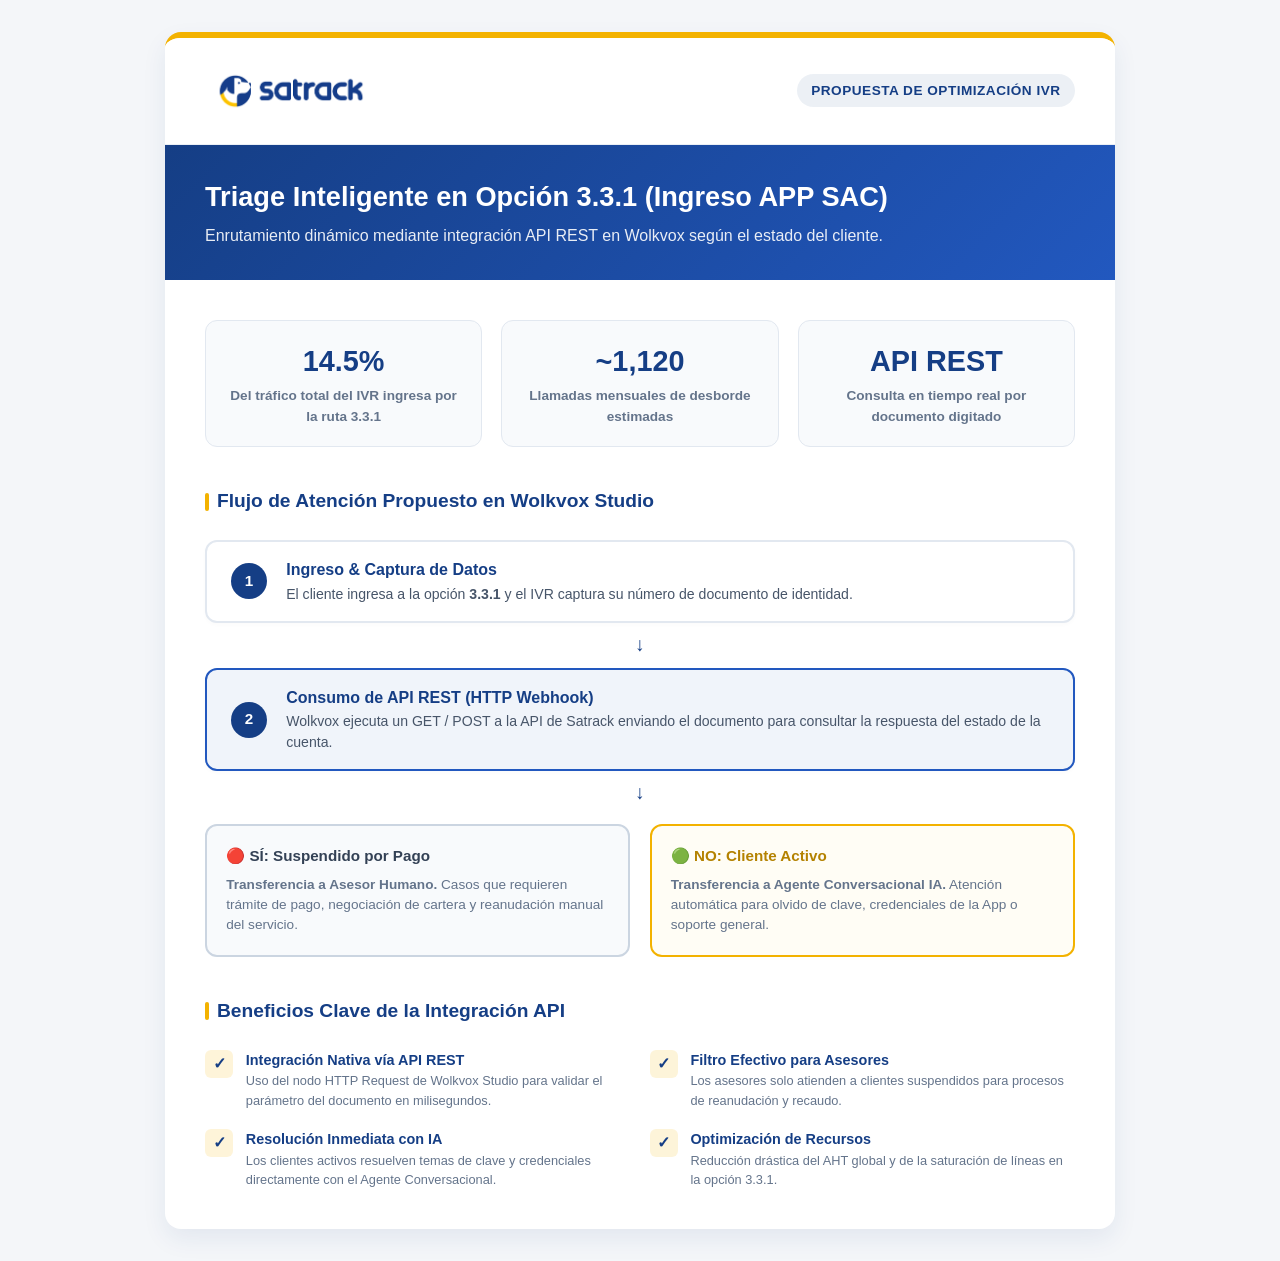
<file: Propuesta2.html>
<!DOCTYPE html>
<html lang="es">
<head>
    <meta charset="UTF-8">
    <meta name="viewport" content="width=device-width, initial-scale=1.0">
    <title>Propuesta Optimización IVR 3.3.1 - Satrack</title>
    <style>
        :root {
            --satrack-blue: #153E85;
            --satrack-blue-light: #2258BF;
            --satrack-yellow: #F3B200;
            --bg-gray: #F4F6F9;
            --text-dark: #2C3E50;
            --card-shadow: 0 10px 25px rgba(21, 62, 133, 0.08);
        }

        * {
            box-sizing: border-box;
            margin: 0;
            padding: 0;
            font-family: 'Segoe UI', Roboto, Helvetica, Arial, sans-serif;
        }

        body {
            background-color: var(--bg-gray);
            color: var(--text-dark);
            line-height: 1.5;
            padding: 2rem 1rem;
        }

        .container {
            max-width: 950px;
            margin: 0 auto;
            background: #ffffff;
            border-radius: 16px;
            box-shadow: var(--card-shadow);
            overflow: hidden;
            border-top: 6px solid var(--satrack-yellow);
        }

        /* Header */
        header {
            display: flex;
            justify-content: space-between;
            align-items: center;
            padding: 1.8rem 2.5rem;
            background: #ffffff;
            border-bottom: 1px solid #EAEFF5;
        }

        .logo {
            max-height: 48px;
            width: auto;
        }

        .badge-tag {
            background-color: rgba(21, 62, 133, 0.08);
            color: var(--satrack-blue);
            padding: 0.4rem 0.9rem;
            border-radius: 20px;
            font-size: 0.85rem;
            font-weight: 700;
            letter-spacing: 0.5px;
        }

        /* Title Banner */
        .banner {
            padding: 2rem 2.5rem;
            background: linear-gradient(135deg, var(--satrack-blue) 0%, var(--satrack-blue-light) 100%);
            color: #ffffff;
        }

        .banner h1 {
            font-size: 1.7rem;
            font-weight: 700;
            margin-bottom: 0.4rem;
        }

        .banner p {
            font-size: 1rem;
            opacity: 0.9;
            max-width: 700px;
        }

        .content {
            padding: 2.5rem;
        }

        /* Metrics Grid */
        .metrics-grid {
            display: grid;
            grid-template-columns: repeat(auto-fit, minmax(220px, 1fr));
            gap: 1.2rem;
            margin-bottom: 2.5rem;
        }

        .metric-card {
            background-color: #F8FAFC;
            border: 1px solid #E2E8F0;
            border-radius: 12px;
            padding: 1.2rem;
            text-align: center;
        }

        .metric-card .number {
            font-size: 1.8rem;
            font-weight: 800;
            color: var(--satrack-blue);
            margin-bottom: 0.2rem;
        }

        .metric-card .label {
            font-size: 0.85rem;
            color: #64748B;
            font-weight: 600;
        }

        /* Diagram / Flowchart Section */
        .section-title {
            font-size: 1.2rem;
            color: var(--satrack-blue);
            font-weight: 700;
            margin-bottom: 1.5rem;
            display: flex;
            align-items: center;
            gap: 0.5rem;
        }

        .section-title::before {
            content: '';
            display: inline-block;
            width: 4px;
            height: 18px;
            background-color: var(--satrack-yellow);
            border-radius: 2px;
        }

        .flow-container {
            display: flex;
            flex-direction: column;
            gap: 1rem;
            position: relative;
            margin-bottom: 2.5rem;
        }

        .flow-step {
            background: #ffffff;
            border: 2px solid #E2E8F0;
            border-radius: 12px;
            padding: 1rem 1.5rem;
            display: flex;
            align-items: center;
            gap: 1.2rem;
            box-shadow: 0 2px 4px rgba(0,0,0,0.02);
        }

        .flow-step.highlight {
            border-color: var(--satrack-blue-light);
            background-color: #F0F4FA;
        }

        .step-number {
            background: var(--satrack-blue);
            color: white;
            width: 36px;
            height: 36px;
            border-radius: 50%;
            display: flex;
            align-items: center;
            justify-content: center;
            font-weight: 700;
            font-size: 0.95rem;
            flex-shrink: 0;
        }

        .step-content h3 {
            font-size: 1rem;
            color: var(--satrack-blue);
            margin-bottom: 0.1rem;
        }

        .step-content p {
            font-size: 0.88rem;
            color: #475569;
        }

        .arrow-down {
            text-align: center;
            color: var(--satrack-blue);
            font-size: 1.2rem;
            margin: -0.5rem 0;
            font-weight: bold;
        }

        /* Decision Split */
        .decision-box {
            display: grid;
            grid-template-columns: 1fr 1fr;
            gap: 1.2rem;
            margin-top: 0.5rem;
        }

        .branch {
            border-radius: 12px;
            padding: 1.2rem;
            border: 2px solid;
            position: relative;
        }

        .branch.human {
            border-color: #CBD5E1;
            background-color: #F8FAFC;
        }

        .branch.ai {
            border-color: var(--satrack-yellow);
            background-color: #FFFDF5;
        }

        .branch-header {
            display: flex;
            align-items: center;
            gap: 0.5rem;
            font-weight: 700;
            font-size: 0.95rem;
            margin-bottom: 0.4rem;
        }

        .branch.human .branch-header { color: #334155; }
        .branch.ai .branch-header { color: #B48200; }

        .branch p {
            font-size: 0.85rem;
            color: #64748B;
        }

        /* Benefits Grid */
        .benefits-grid {
            display: grid;
            grid-template-columns: repeat(2, 1fr);
            gap: 1.2rem;
        }

        .benefit-item {
            display: flex;
            gap: 0.8rem;
            align-items: flex-start;
        }

        .benefit-icon {
            background-color: rgba(243, 178, 0, 0.15);
            color: var(--satrack-blue);
            width: 28px;
            height: 28px;
            border-radius: 6px;
            display: flex;
            align-items: center;
            justify-content: center;
            font-weight: bold;
            flex-shrink: 0;
        }

        .benefit-text h4 {
            font-size: 0.9rem;
            color: var(--satrack-blue);
        }

        .benefit-text p {
            font-size: 0.8rem;
            color: #64748B;
        }

        /* Responsive */
        @media (max-width: 680px) {
            .decision-box, .benefits-grid {
                grid-template-columns: 1fr;
            }
            header {
                flex-direction: column;
                gap: 1rem;
                align-items: flex-start;
            }
            .content {
                padding: 1.5rem;
            }
        }
    </style>
</head>
<body>

    <div class="container">
        <!-- Header -->
        <header>
            <img src="logo.png" alt="Satrack Logo" class="logo">
            <span class="badge-tag">PROPUESTA DE OPTIMIZACIÓN IVR</span>
        </header>

        <!-- Banner -->
        <section class="banner">
            <h1>Triage Inteligente en Opción 3.3.1 (Ingreso APP SAC)</h1>
            <p>Enrutamiento dinámico mediante integración API REST en Wolkvox según el estado del cliente.</p>
        </section>

        <!-- Main Content -->
        <main class="content">

            <!-- Metrics / Context -->
            <div class="metrics-grid">
                <div class="metric-card">
                    <div class="number">14.5%</div>
                    <div class="label">Del tráfico total del IVR ingresa por la ruta 3.3.1</div>
                </div>
                <div class="metric-card">
                    <div class="number">~1,120</div>
                    <div class="label">Llamadas mensuales de desborde estimadas</div>
                </div>
                <div class="metric-card">
                    <div class="number">API REST</div>
                    <div class="label">Consulta en tiempo real por documento digitado</div>
                </div>
            </div>

            <!-- Flow Chart -->
            <h2 class="section-title">Flujo de Atención Propuesto en Wolkvox Studio</h2>
            
            <div class="flow-container">
                
                <!-- Step 1 -->
                <div class="flow-step">
                    <div class="step-number">1</div>
                    <div class="step-content">
                        <h3>Ingreso & Captura de Datos</h3>
                        <p>El cliente ingresa a la opción <strong>3.3.1</strong> y el IVR captura su número de documento de identidad.</p>
                    </div>
                </div>

                <div class="arrow-down">↓</div>

                <!-- Step 2 -->
                <div class="flow-step highlight">
                    <div class="step-number">2</div>
                    <div class="step-content">
                        <h3>Consumo de API REST (HTTP Webhook)</h3>
                        <p>Wolkvox ejecuta un <code>GET / POST</code> a la API de Satrack enviando el documento para consultar la respuesta del estado de la cuenta.</p>
                    </div>
                </div>

                <div class="arrow-down">↓</div>

                <!-- Step 3: Branching -->
                <div class="decision-box">
                    <!-- Branch A -->
                    <div class="branch human">
                        <div class="branch-header">
                            <span>🔴 SÍ: Suspendido por Pago</span>
                        </div>
                        <p><strong>Transferencia a Asesor Humano.</strong> Casos que requieren trámite de pago, negociación de cartera y reanudación manual del servicio.</p>
                    </div>

                    <!-- Branch B -->
                    <div class="branch ai">
                        <div class="branch-header">
                            <span>🟢 NO: Cliente Activo</span>
                        </div>
                        <p><strong>Transferencia a Agente Conversacional IA.</strong> Atención automática para olvido de clave, credenciales de la App o soporte general.</p>
                    </div>
                </div>

            </div>

            <!-- Strategic Benefits -->
            <h2 class="section-title">Beneficios Clave de la Integración API</h2>
            
            <div class="benefits-grid">
                <div class="benefit-item">
                    <div class="benefit-icon">✓</div>
                    <div class="benefit-text">
                        <h4>Integración Nativa vía API REST</h4>
                        <p>Uso del nodo HTTP Request de Wolkvox Studio para validar el parámetro del documento en milisegundos.</p>
                    </div>
                </div>

                <div class="benefit-item">
                    <div class="benefit-icon">✓</div>
                    <div class="benefit-text">
                        <h4>Filtro Efectivo para Asesores</h4>
                        <p>Los asesores solo atienden a clientes suspendidos para procesos de reanudación y recaudo.</p>
                    </div>
                </div>

                <div class="benefit-item">
                    <div class="benefit-icon">✓</div>
                    <div class="benefit-text">
                        <h4>Resolución Inmediata con IA</h4>
                        <p>Los clientes activos resuelven temas de clave y credenciales directamente con el Agente Conversacional.</p>
                    </div>
                </div>

                <div class="benefit-item">
                    <div class="benefit-icon">✓</div>
                    <div class="benefit-text">
                        <h4>Optimización de Recursos</h4>
                        <p>Reducción drástica del AHT global y de la saturación de líneas en la opción 3.3.1.</p>
                    </div>
                </div>
            </div>

        </main>
    </div>

</body>
</html>
</file>
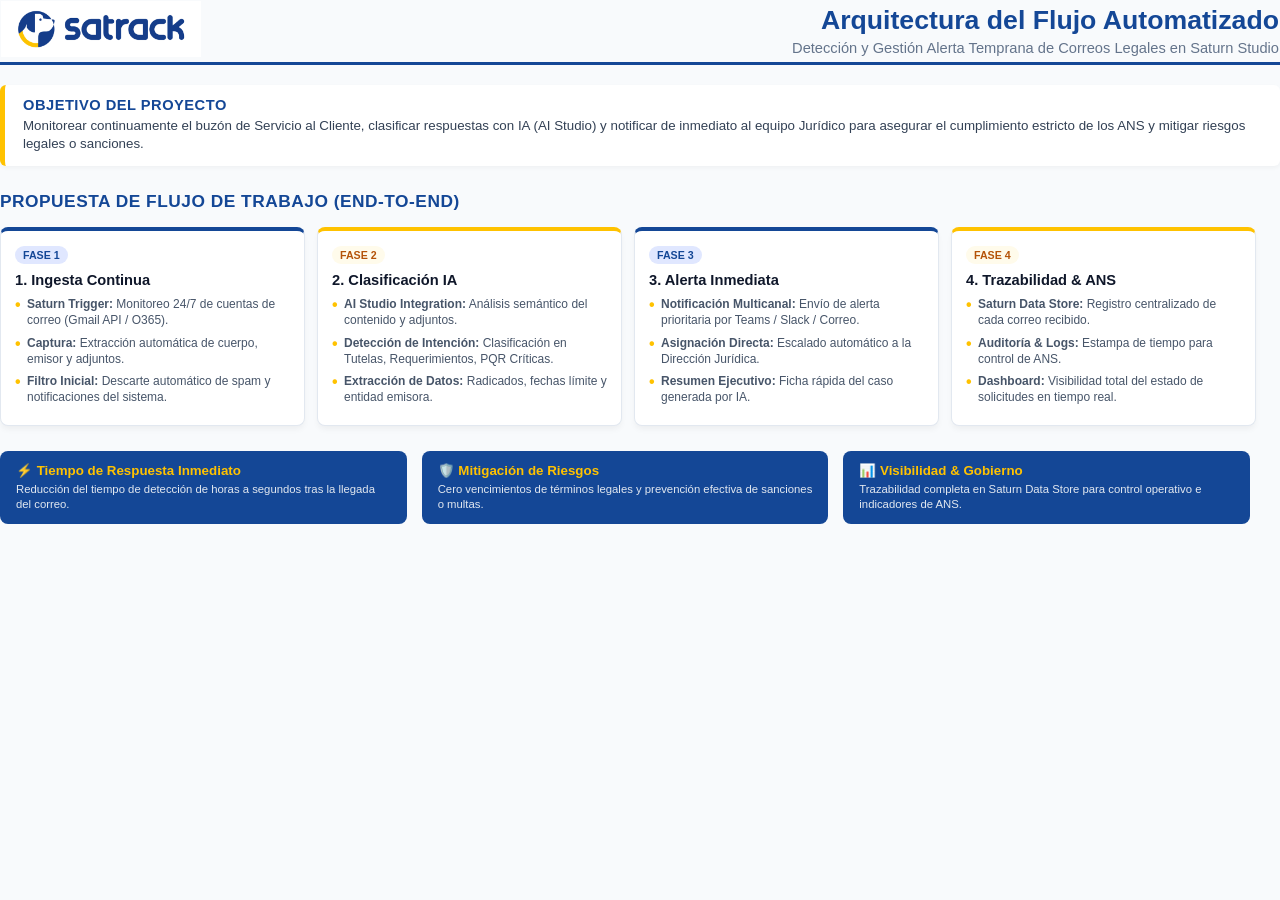
<file: Propuesta3.html>
<!DOCTYPE html>
<html lang="es">
<head>
    <meta charset="UTF-8">
    <title>Propuesta de Automatización Saturn Studio - Monitoreo Legal</title>
    <style>
        @page {
            size: A4 landscape;
            margin: 12mm 15mm;
            background-color: #f8fafc;
        }

        *, *::before, *::after {
            box-sizing: border-box;
        }

        body {
            font-family: 'Segoe UI', Arial, sans-serif;
            margin: 0;
            padding: 0;
            color: #1e293b;
            background-color: #f8fafc;
        }

        /* Header */
        .header-table {
            width: 100%;
            border-collapse: collapse;
            margin-bottom: 20px;
            border-bottom: 3px solid #144796;
            padding-bottom: 10px;
        }

        .header-logo {
            width: 220px;
            vertical-align: middle;
        }

        .header-logo img {
            width: 200px;
            height: auto;
        }

        .header-title-cell {
            vertical-align: middle;
            text-align: right;
        }

        .header-title {
            font-size: 20pt;
            font-weight: bold;
            color: #144796;
            margin: 0;
        }

        .header-subtitle {
            font-size: 11pt;
            color: #64748b;
            margin: 4px 0 0 0;
        }

        /* Target Banner */
        .objective-card {
            background-color: #ffffff;
            border-left: 5px solid #ffc200;
            border-radius: 6px;
            padding: 12px 18px;
            margin-bottom: 25px;
            box-shadow: 0 2px 4px rgba(0,0,0,0.04);
        }

        .objective-title {
            font-size: 11pt;
            font-weight: bold;
            color: #144796;
            margin: 0 0 4px 0;
            text-transform: uppercase;
            letter-spacing: 0.5px;
        }

        .objective-desc {
            font-size: 10pt;
            color: #334155;
            margin: 0;
            line-height: 1.4;
        }

        /* Section Title */
        .section-header {
            font-size: 13pt;
            font-weight: bold;
            color: #144796;
            margin-bottom: 15px;
            text-transform: uppercase;
            letter-spacing: 0.5px;
        }

        /* Flow Cards Table */
        .flow-table {
            width: 100%;
            border-collapse: separate;
            border-spacing: 12px 0;
            margin-left: -12px;
            margin-right: -12px;
            margin-bottom: 25px;
        }

        .flow-card {
            width: 25%;
            vertical-align: top;
            background-color: #ffffff;
            border: 1px solid #e2e8f0;
            border-top: 4px solid #144796;
            border-radius: 8px;
            padding: 14px;
            box-shadow: 0 4px 6px -1px rgba(0, 0, 0, 0.05);
        }

        .step-tag {
            background-color: #e0e7ff;
            color: #144796;
            font-size: 8pt;
            font-weight: bold;
            padding: 3px 8px;
            border-radius: 12px;
            display: inline-block;
            margin-bottom: 8px;
        }

        .card-title {
            font-size: 11pt;
            font-weight: bold;
            color: #0f172a;
            margin: 0 0 8px 0;
        }

        .card-bullet {
            font-size: 9pt;
            color: #475569;
            margin: 0 0 6px 0;
            padding-left: 12px;
            position: relative;
            line-height: 1.35;
        }

        .card-bullet::before {
            content: "•";
            color: #ffc200;
            font-weight: bold;
            font-size: 12pt;
            position: absolute;
            left: 0;
            top: -2px;
        }

        /* Benefits Footer Table */
        .benefits-table {
            width: 100%;
            border-collapse: separate;
            border-spacing: 15px 0;
            margin-left: -15px;
            margin-right: -15px;
        }

        .benefit-cell {
            width: 33.33%;
            vertical-align: top;
            background-color: #144796;
            color: #ffffff;
            border-radius: 8px;
            padding: 12px 16px;
        }

        .benefit-title {
            font-size: 10pt;
            font-weight: bold;
            color: #ffc200;
            margin: 0 0 4px 0;
        }

        .benefit-desc {
            font-size: 8.5pt;
            color: #e2e8f0;
            margin: 0;
            line-height: 1.3;
        }
    </style>
</head>
<body>

    <!-- Header Section -->
    <table class="header-table">
        <tr>
            <td class="header-logo">
                <img src="logo.png" alt="Satrack Logo">
            </td>
            <td class="header-title-cell">
                <h1 class="header-title">Arquitectura del Flujo Automatizado</h1>
                <p class="header-subtitle">Detección y Gestión Alerta Temprana de Correos Legales en Saturn Studio</p>
            </td>
        </tr>
    </table>

    <!-- Objective Card -->
    <div class="objective-card">
        <div class="objective-title">Objetivo del Proyecto</div>
        <div class="objective-desc">
            Monitorear continuamente el buzón de Servicio al Cliente, clasificar respuestas con IA (AI Studio) y notificar de inmediato al equipo Jurídico para asegurar el cumplimiento estricto de los ANS y mitigar riesgos legales o sanciones.
        </div>
    </div>

    <div class="section-header">Propuesta de Flujo de Trabajo (End-to-End)</div>

    <!-- Process Columns -->
    <table class="flow-table">
        <tr>
            <!-- Step 1 -->
            <td class="flow-card">
                <span class="step-tag">FASE 1</span>
                <div class="card-title">1. Ingesta Continua</div>
                <div class="card-bullet"><strong>Saturn Trigger:</strong> Monitoreo 24/7 de cuentas de correo (Gmail API / O365).</div>
                <div class="card-bullet"><strong>Captura:</strong> Extracción automática de cuerpo, emisor y adjuntos.</div>
                <div class="card-bullet"><strong>Filtro Inicial:</strong> Descarte automático de spam y notificaciones del sistema.</div>
            </td>

            <!-- Step 2 -->
            <td class="flow-card" style="border-top-color: #ffc200;">
                <span class="step-tag" style="background-color: #fffbeb; color: #b45309;">FASE 2</span>
                <div class="card-title">2. Clasificación IA</div>
                <div class="card-bullet"><strong>AI Studio Integration:</strong> Análisis semántico del contenido y adjuntos.</div>
                <div class="card-bullet"><strong>Detección de Intención:</strong> Clasificación en Tutelas, Requerimientos, PQR Críticas.</div>
                <div class="card-bullet"><strong>Extracción de Datos:</strong> Radicados, fechas límite y entidad emisora.</div>
            </td>

            <!-- Step 3 -->
            <td class="flow-card">
                <span class="step-tag">FASE 3</span>
                <div class="card-title">3. Alerta Inmediata</div>
                <div class="card-bullet"><strong>Notificación Multicanal:</strong> Envío de alerta prioritaria por Teams / Slack / Correo.</div>
                <div class="card-bullet"><strong>Asignación Directa:</strong> Escalado automático a la Dirección Jurídica.</div>
                <div class="card-bullet"><strong>Resumen Ejecutivo:</strong> Ficha rápida del caso generada por IA.</div>
            </td>

            <!-- Step 4 -->
            <td class="flow-card" style="border-top-color: #ffc200;">
                <span class="step-tag" style="background-color: #fffbeb; color: #b45309;">FASE 4</span>
                <div class="card-title">4. Trazabilidad & ANS</div>
                <div class="card-bullet"><strong>Saturn Data Store:</strong> Registro centralizado de cada correo recibido.</div>
                <div class="card-bullet"><strong>Auditoría & Logs:</strong> Estampa de tiempo para control de ANS.</div>
                <div class="card-bullet"><strong>Dashboard:</strong> Visibilidad total del estado de solicitudes en tiempo real.</div>
            </td>
        </tr>
    </table>

    <!-- Impact & Value Section -->
    <table class="benefits-table">
        <tr>
            <td class="benefit-cell">
                <div class="benefit-title">⚡ Tiempo de Respuesta Inmediato</div>
                <div class="benefit-desc">Reducción del tiempo de detección de horas a segundos tras la llegada del correo.</div>
            </td>
            <td class="benefit-cell">
                <div class="benefit-title">🛡️ Mitigación de Riesgos</div>
                <div class="benefit-desc">Cero vencimientos de términos legales y prevención efectiva de sanciones o multas.</div>
            </td>
            <td class="benefit-cell">
                <div class="benefit-title">📊 Visibilidad & Gobierno</div>
                <div class="benefit-desc">Trazabilidad completa en Saturn Data Store para control operativo e indicadores de ANS.</div>
            </td>
        </tr>
    </table>

</body>
</html>
</file>
